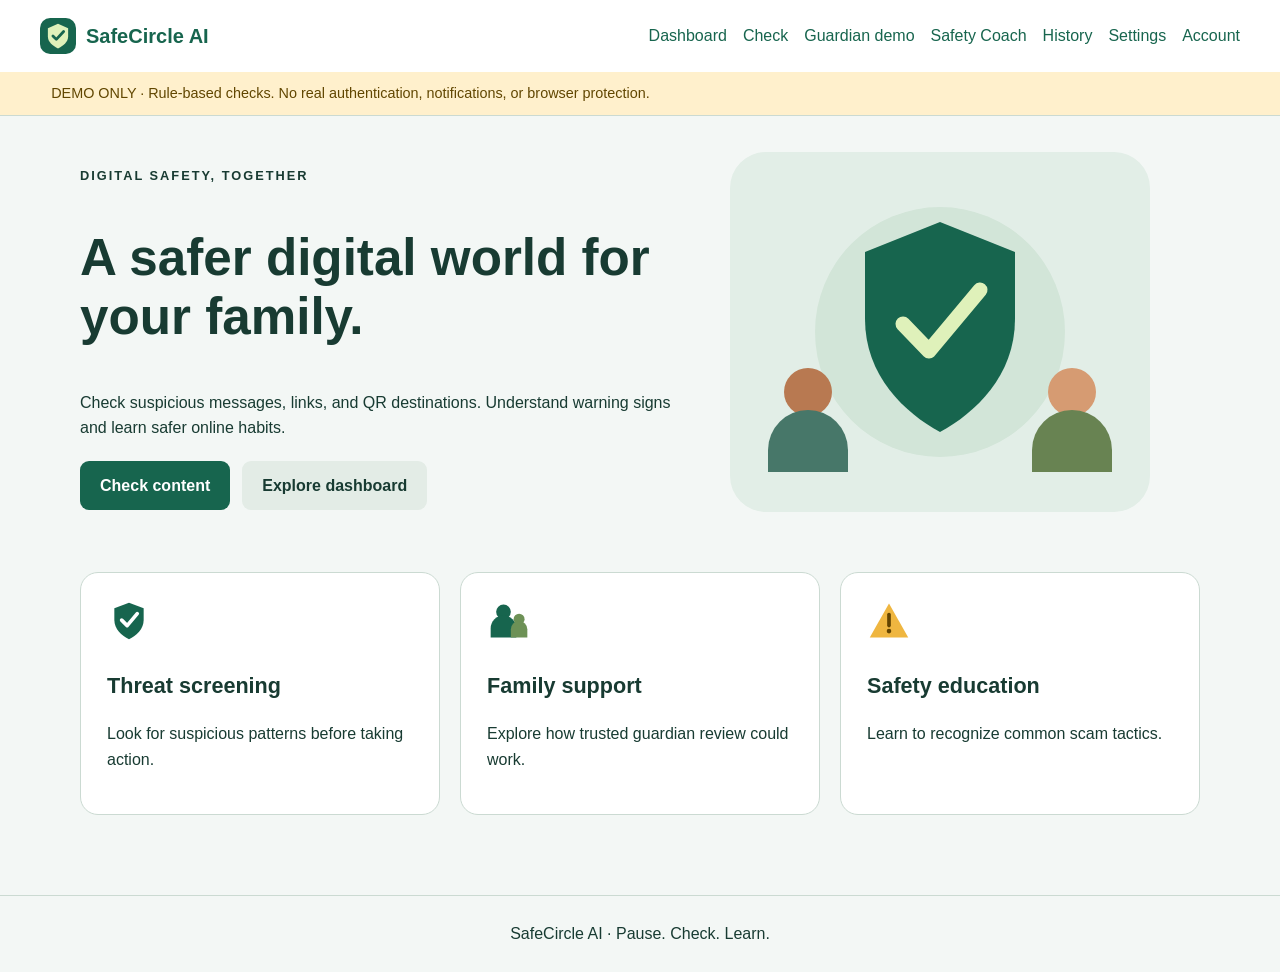
<file: SafeCircle_AI/frontend/index.html>
<!DOCTYPE html>
<html lang="en">
<head>
  <meta charset="UTF-8">
  <meta name="viewport" content="width=device-width, initial-scale=1">
  <title>SafeCircle AI</title>
  <link rel="stylesheet" href="css/main.css">
  <script type="module" src="js/main.js"></script>
</head>

<body data-page="home">
  <header id="navbar"></header>

  <main class="container">
    <section class="hero">
      <div>
        <p class="eyebrow">DIGITAL SAFETY, TOGETHER</p>

        <h1>A safer digital world for your family.</h1>

        <p>
          Check suspicious messages, links, and QR destinations.
          Understand warning signs and learn safer online habits.
        </p>

        <div class="actions">
          <a class="button" href="scan.html">Check content</a>
          <a class="button secondary" href="dashboard.html">
            Explore dashboard
          </a>
        </div>
      </div>

      <img
        class="hero-image"
        src="assets/images/illustration.svg"
        alt="A protective shield surrounded by family members"
      >
    </section>

    <section class="grid">
      <article class="card">
        <img class="icon" src="assets/icons/shield.svg" alt="">
        <h2>Threat screening</h2>
        <p>Look for suspicious patterns before taking action.</p>
      </article>

      <article class="card">
        <img class="icon" src="assets/icons/guardian.svg" alt="">
        <h2>Family support</h2>
        <p>Explore how trusted guardian review could work.</p>
      </article>

      <article class="card">
        <img class="icon" src="assets/icons/warning.svg" alt="">
        <h2>Safety education</h2>
        <p>Learn to recognize common scam tactics.</p>
      </article>
    </section>
  </main>

  <footer>SafeCircle AI · Pause. Check. Learn.</footer>
</body>
</html>
</file>
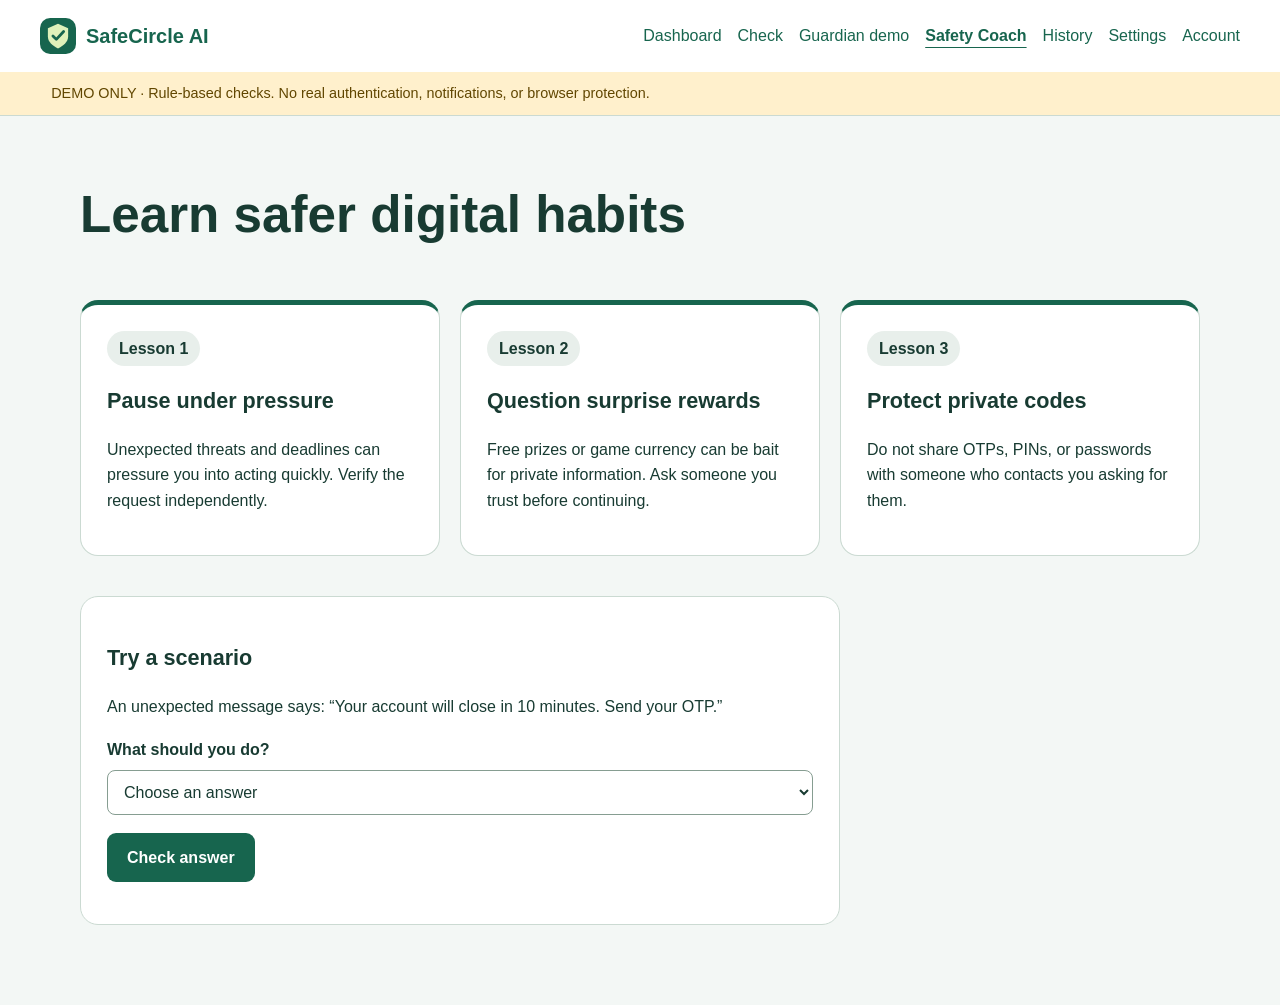
<file: SafeCircle_AI/frontend/coach.html>
<!DOCTYPE html>
<html lang="en">
<head>
  <meta charset="UTF-8">
  <meta name="viewport" content="width=device-width, initial-scale=1">
  <title>Safety Coach | SafeCircle AI</title>
  <link rel="stylesheet" href="css/main.css">
  <script type="module" src="js/main.js"></script>
</head>

<body data-page="coach">
  <header id="navbar"></header>

  <main class="container">
    <h1>Learn safer digital habits</h1>

    <section class="grid">
      <article class="card lesson">
        <span class="badge">Lesson 1</span>
        <h2>Pause under pressure</h2>
        <p>
          Unexpected threats and deadlines can pressure you into
          acting quickly. Verify the request independently.
        </p>
      </article>

      <article class="card lesson">
        <span class="badge">Lesson 2</span>
        <h2>Question surprise rewards</h2>
        <p>
          Free prizes or game currency can be bait for private
          information. Ask someone you trust before continuing.
        </p>
      </article>

      <article class="card lesson">
        <span class="badge">Lesson 3</span>
        <h2>Protect private codes</h2>
        <p>
          Do not share OTPs, PINs, or passwords with someone
          who contacts you asking for them.
        </p>
      </article>
    </section>

    <form id="quiz-form" class="card">
      <h2>Try a scenario</h2>

      <p>
        An unexpected message says:
        “Your account will close in 10 minutes. Send your OTP.”
      </p>

      <label for="quiz-answer">What should you do?</label>

      <select id="quiz-answer" required>
        <option value="">Choose an answer</option>
        <option value="share">Send the OTP quickly</option>
        <option value="verify">
          Pause and contact the bank through a trusted channel
        </option>
        <option value="click">Open the supplied link</option>
      </select>

      <button type="submit">Check answer</button>

      <p id="quiz-feedback" role="status" aria-live="polite"></p>
    </form>
  </main>
</body>
</html>
</file>
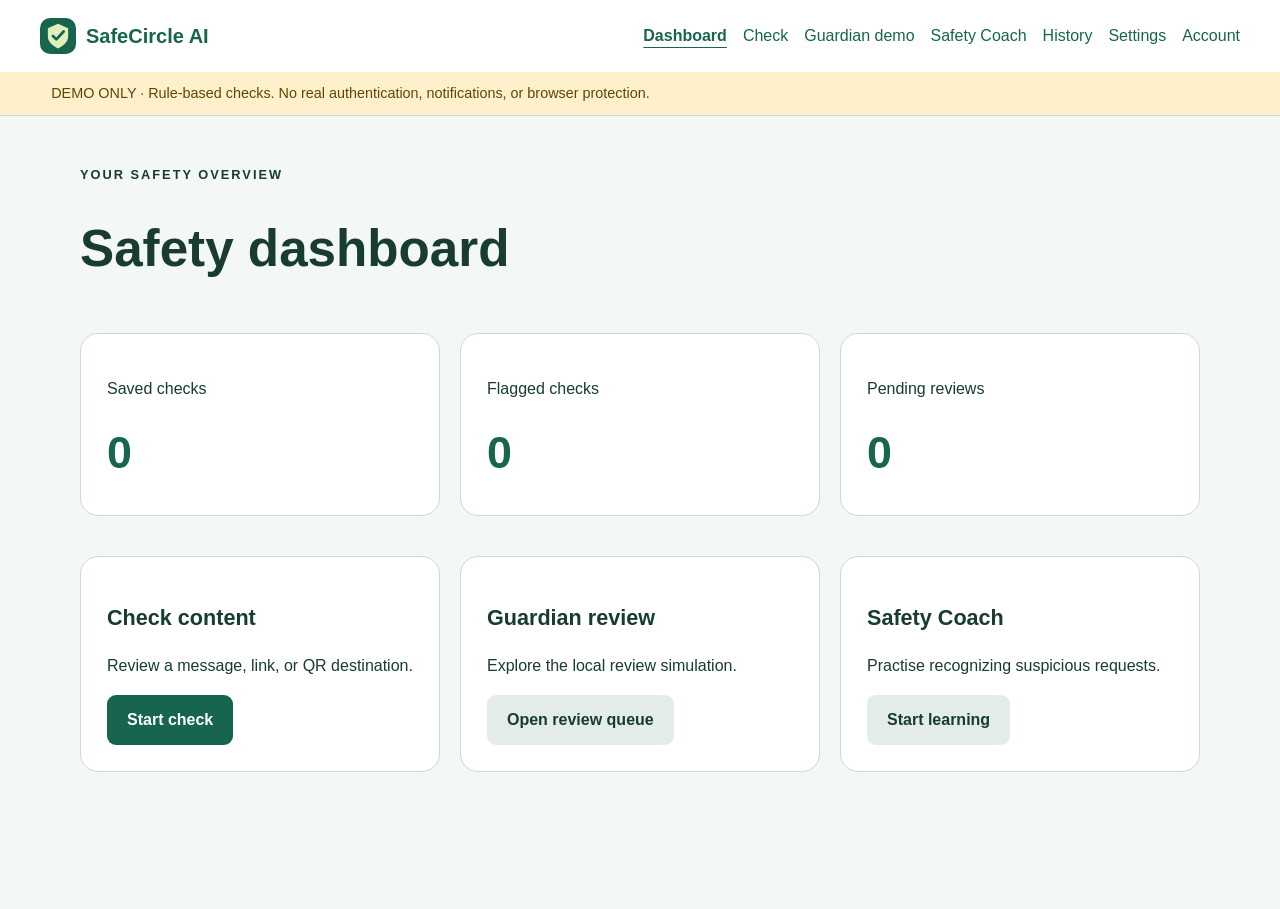
<file: SafeCircle_AI/frontend/dashboard.html>
<!DOCTYPE html>
<html lang="en">
<head>
  <meta charset="UTF-8">
  <meta name="viewport" content="width=device-width, initial-scale=1">
  <title>Dashboard | SafeCircle AI</title>
  <link rel="stylesheet" href="css/main.css">
  <script type="module" src="js/main.js"></script>
</head>

<body data-page="dashboard">
  <header id="navbar"></header>

  <main class="container">
    <p class="eyebrow">YOUR SAFETY OVERVIEW</p>
    <h1>Safety dashboard</h1>

    <section class="grid">
      <article class="card">
        <p>Saved checks</p>
        <strong id="total-checks" class="stat">0</strong>
      </article>

      <article class="card">
        <p>Flagged checks</p>
        <strong id="flagged-checks" class="stat">0</strong>
      </article>

      <article class="card">
        <p>Pending reviews</p>
        <strong id="pending-reviews" class="stat">0</strong>
      </article>
    </section>

    <section class="grid">
      <article class="card">
        <h2>Check content</h2>
        <p>Review a message, link, or QR destination.</p>
        <a class="button" href="scan.html">Start check</a>
      </article>

      <article class="card">
        <h2>Guardian review</h2>
        <p>Explore the local review simulation.</p>
        <a class="button secondary" href="guardian.html">
          Open review queue
        </a>
      </article>

      <article class="card">
        <h2>Safety Coach</h2>
        <p>Practise recognizing suspicious requests.</p>
        <a class="button secondary" href="coach.html">
          Start learning
        </a>
      </article>
    </section>

    <p id="notification" role="status"></p>
  </main>
</body>
</html>
</file>
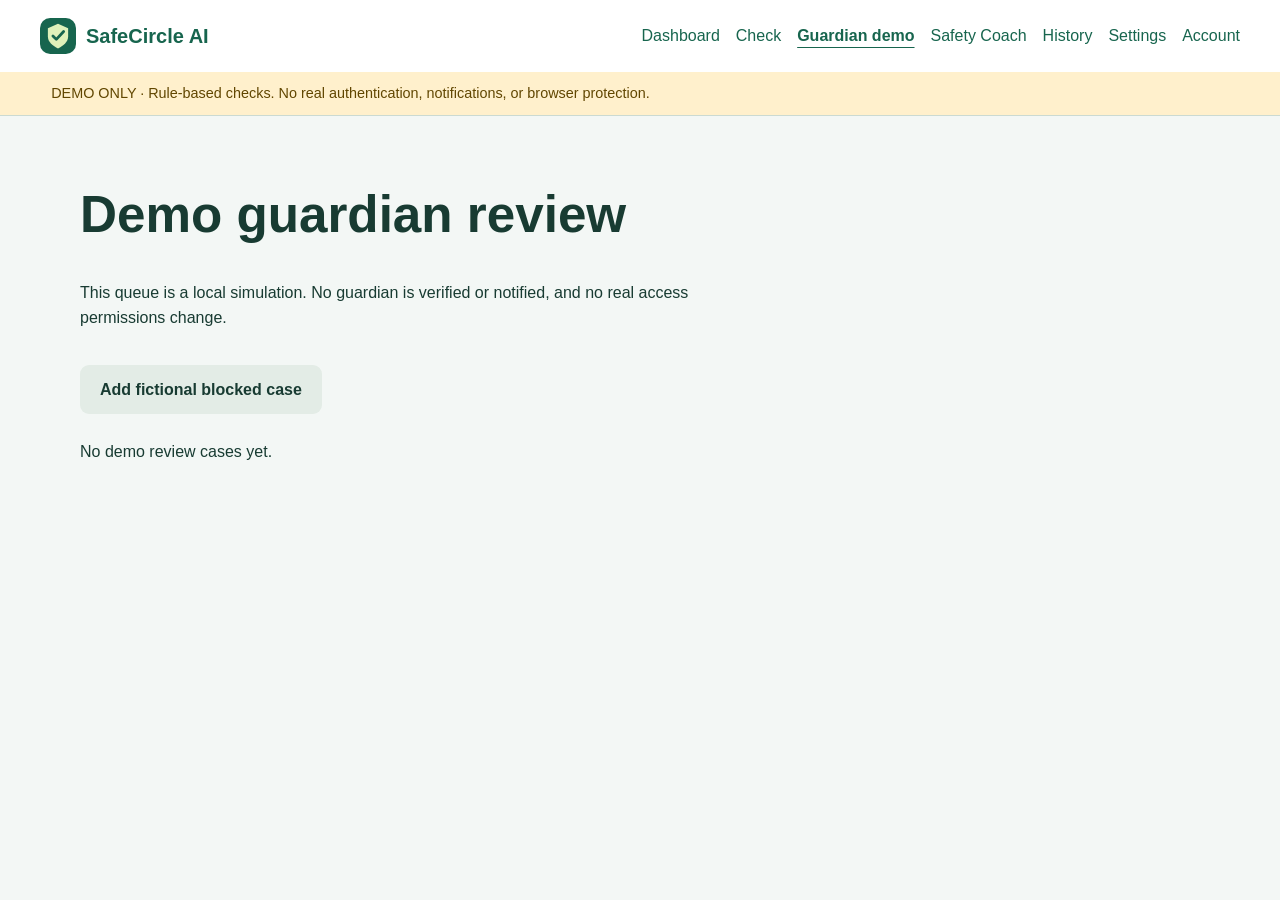
<file: SafeCircle_AI/frontend/guardian.html>
<!DOCTYPE html>
<html lang="en">
<head>
  <meta charset="UTF-8">
  <meta name="viewport" content="width=device-width, initial-scale=1">
  <title>Guardian Review | SafeCircle AI</title>
  <link rel="stylesheet" href="css/main.css">
  <script type="module" src="js/main.js"></script>
</head>

<body data-page="guardian">
  <header id="navbar"></header>

  <main class="container">
    <h1>Demo guardian review</h1>

    <p>
      This queue is a local simulation. No guardian is verified
      or notified, and no real access permissions change.
    </p>

    <button id="add-blocked-example" class="secondary">
      Add fictional blocked case
    </button>

    <section id="guardian-list"></section>

    <p id="notification" role="status" aria-live="polite"></p>
  </main>
</body>
</html>
</file>
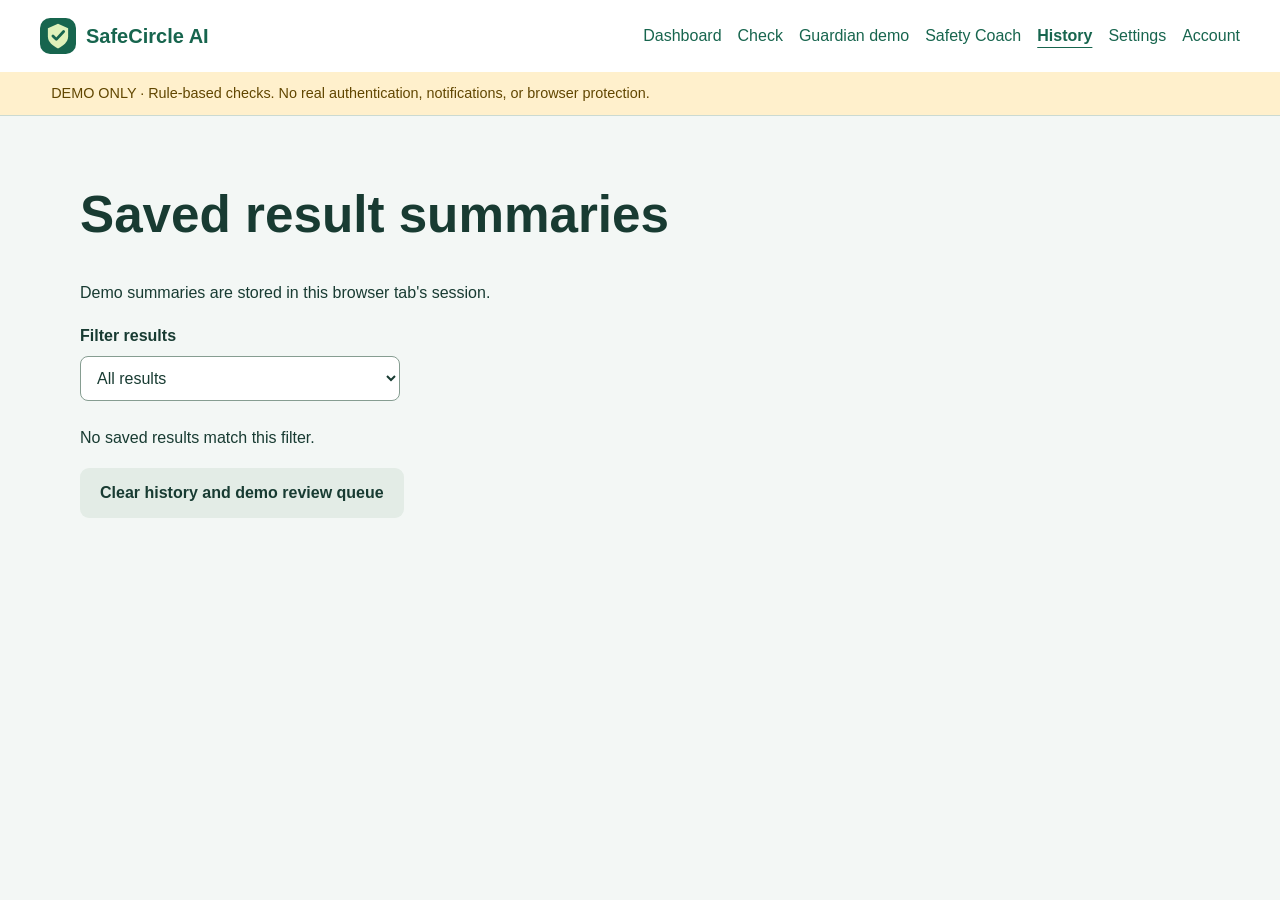
<file: SafeCircle_AI/frontend/history.html>
<!DOCTYPE html>
<html lang="en">
<head>
  <meta charset="UTF-8">
  <meta name="viewport" content="width=device-width, initial-scale=1">
  <title>History | SafeCircle AI</title>
  <link rel="stylesheet" href="css/main.css">
  <script type="module" src="js/main.js"></script>
</head>

<body data-page="history">
  <header id="navbar"></header>

  <main class="container">
    <h1>Saved result summaries</h1>

    <p>
      Demo summaries are stored in this browser tab's session.
    </p>

    <label for="history-filter">Filter results</label>

    <select id="history-filter">
      <option value="all">All results</option>
      <option value="unknown">Not verified</option>
      <option value="suspicious">Suspicious</option>
      <option value="high">High concern</option>
      <option value="blocked">Blocked example</option>
    </select>

    <section id="history-list"></section>

    <button id="clear-history" class="secondary">
      Clear history and demo review queue
    </button>

    <p id="notification" role="status" aria-live="polite"></p>
  </main>
</body>
</html>
</file>
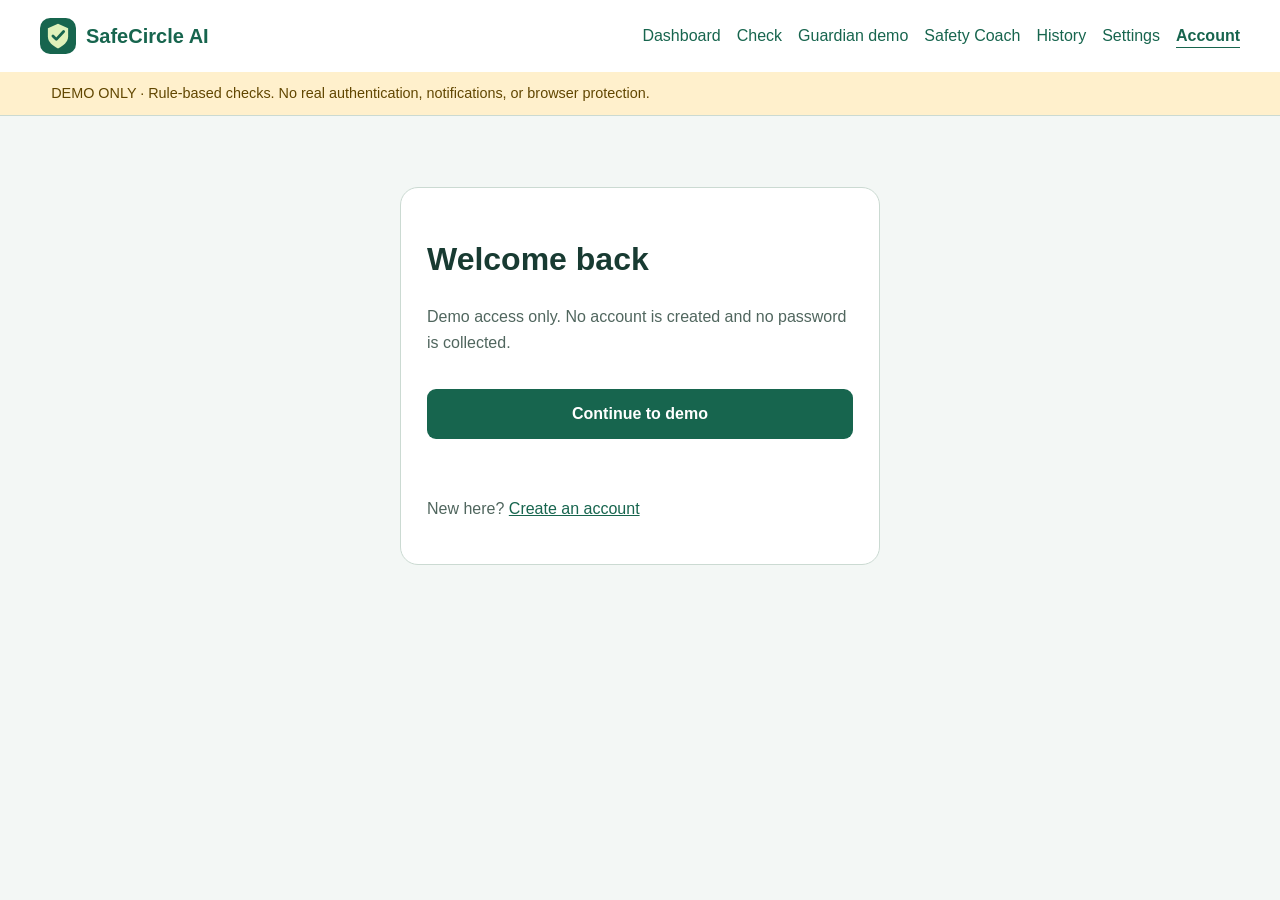
<file: SafeCircle_AI/frontend/login.html>
<!DOCTYPE html>
<html lang="en">
<head>
  <meta charset="UTF-8">
  <meta name="viewport" content="width=device-width, initial-scale=1">
  <title>Login | SafeCircle AI</title>
  <link rel="stylesheet" href="css/main.css">
  <script type="module" src="js/main.js"></script>
</head>

<body data-page="login">
  <header id="navbar"></header>

  <main class="container">
    <section class="card auth-card">
      <h1>Welcome back</h1>

      <p id="auth-description">
        Sign in to your SafeCircle account.
      </p>

      <form id="auth-form">
        <div id="credentials">
          <label for="email">Email</label>
          <input
            id="email"
            type="email"
            autocomplete="username"
            required
          >

          <label for="password">Password</label>
          <input
            id="password"
            type="password"
            autocomplete="current-password"
            required
          >
        </div>

        <button id="auth-submit" type="submit">Login</button>
      </form>

      <p id="notification" role="status" aria-live="polite"></p>

      <p>
        New here?
        <a href="register.html">Create an account</a>
      </p>
    </section>
  </main>
</body>
</html>
</file>
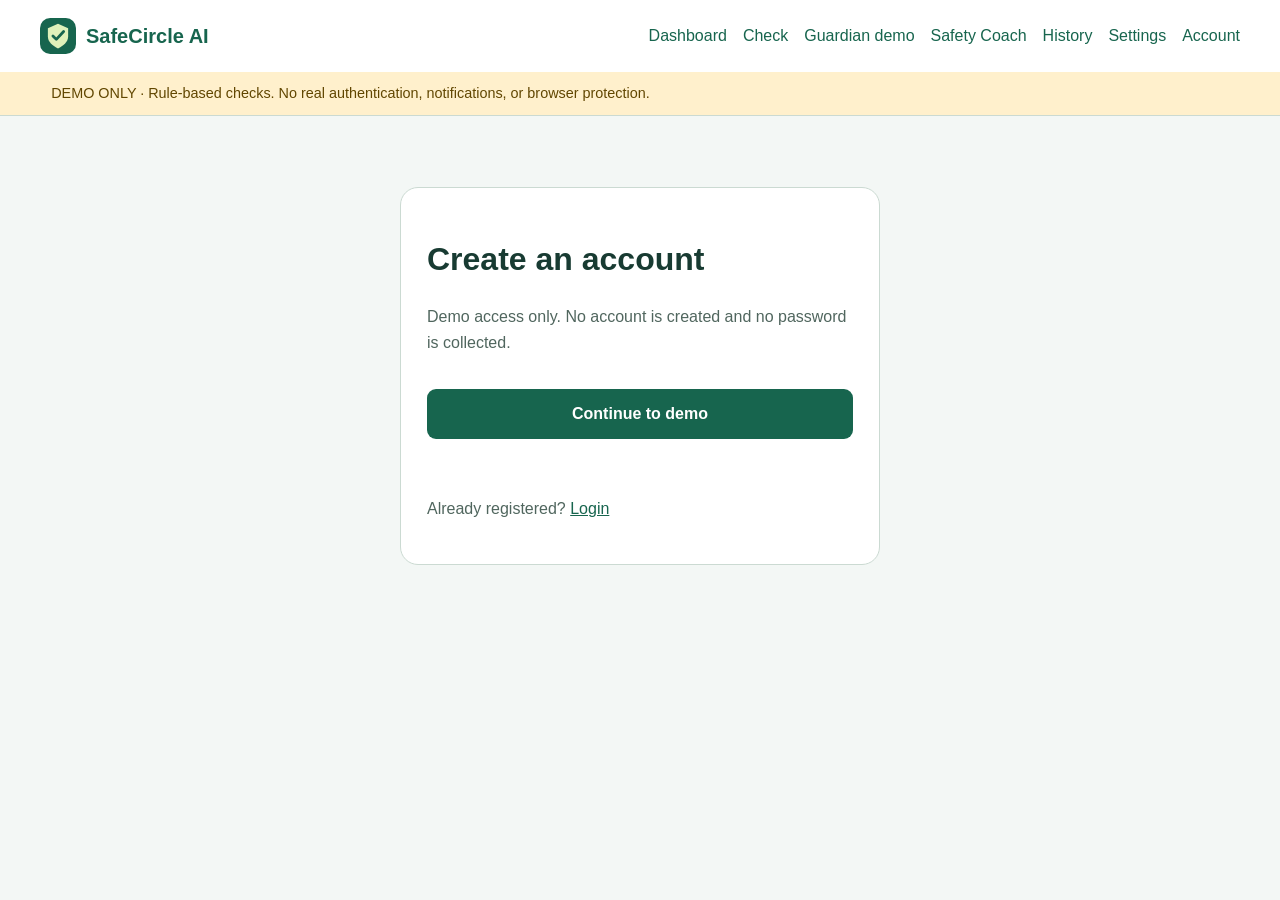
<file: SafeCircle_AI/frontend/register.html>
<!DOCTYPE html>
<html lang="en">
<head>
  <meta charset="UTF-8">
  <meta name="viewport" content="width=device-width, initial-scale=1">
  <title>Register | SafeCircle AI</title>
  <link rel="stylesheet" href="css/main.css">
  <script type="module" src="js/main.js"></script>
</head>

<body data-page="register">
  <header id="navbar"></header>

  <main class="container">
    <section class="card auth-card">
      <h1>Create an account</h1>

      <p id="auth-description">
        Start your digital safety journey.
      </p>

      <form id="auth-form">
        <div id="credentials">
          <label for="name">Name</label>
          <input
            id="name"
            autocomplete="name"
            maxlength="80"
            required
          >

          <label for="email">Email</label>
          <input
            id="email"
            type="email"
            autocomplete="email"
            required
          >

          <label for="password">Password</label>
          <input
            id="password"
            type="password"
            minlength="12"
            autocomplete="new-password"
            required
          >
        </div>

        <button id="auth-submit" type="submit">
          Create account
        </button>
      </form>

      <p id="notification" role="status" aria-live="polite"></p>

      <p>
        Already registered?
        <a href="login.html">Login</a>
      </p>
    </section>
  </main>
</body>
</html>
</file>
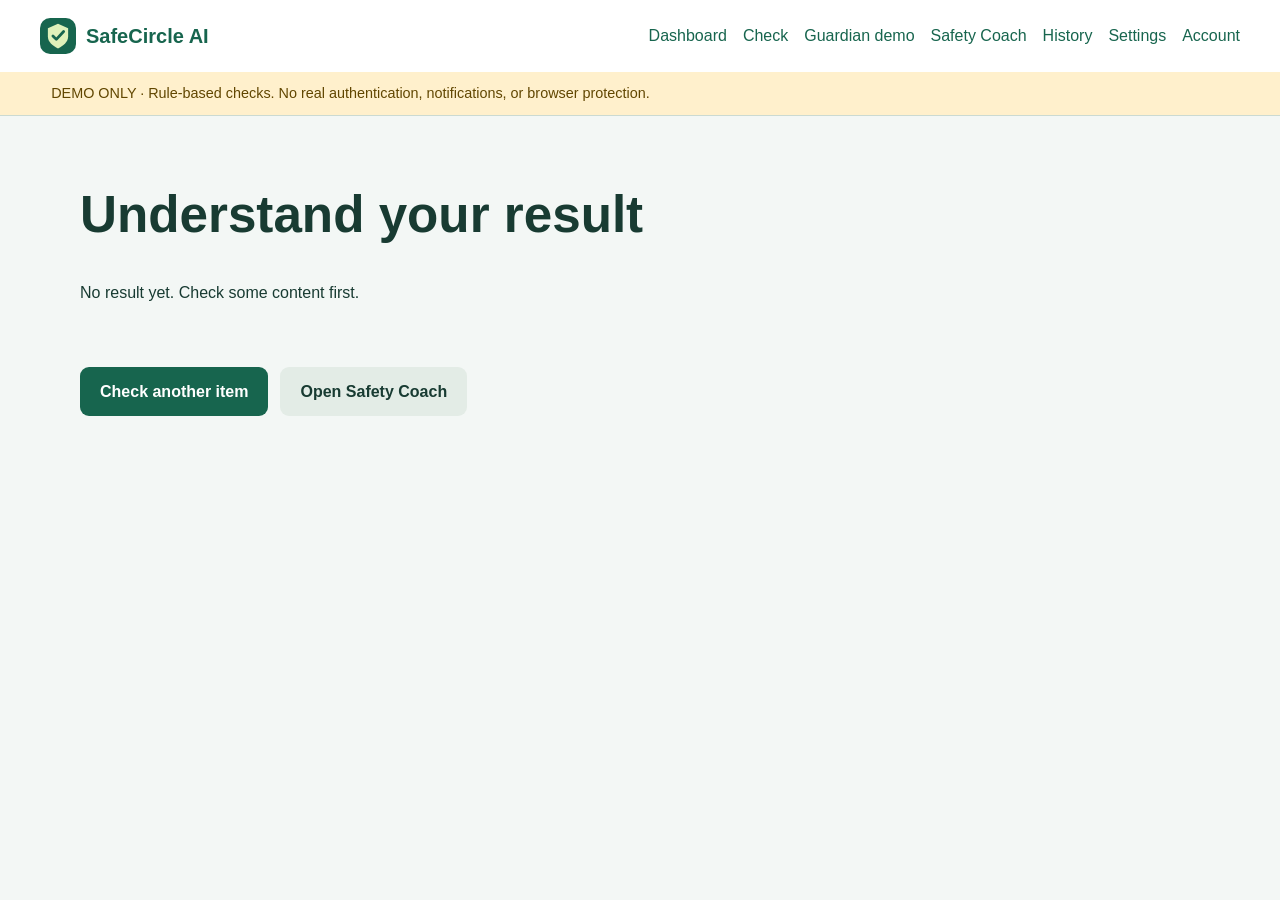
<file: SafeCircle_AI/frontend/result.html>
<!DOCTYPE html>
<html lang="en">
<head>
  <meta charset="UTF-8">
  <meta name="viewport" content="width=device-width, initial-scale=1">
  <title>Result | SafeCircle AI</title>
  <link rel="stylesheet" href="css/main.css">
  <script type="module" src="js/main.js"></script>
</head>

<body data-page="result">
  <header id="navbar"></header>

  <main class="container">
    <h1>Understand your result</h1>

    <section id="result-container"></section>

    <button id="request-review" hidden>
      Save summary to demo guardian queue
    </button>

    <p id="notification" role="status" aria-live="polite"></p>

    <div class="actions">
      <a class="button" href="scan.html">Check another item</a>

      <a class="button secondary" href="coach.html">
        Open Safety Coach
      </a>
    </div>
  </main>
</body>
</html>
</file>
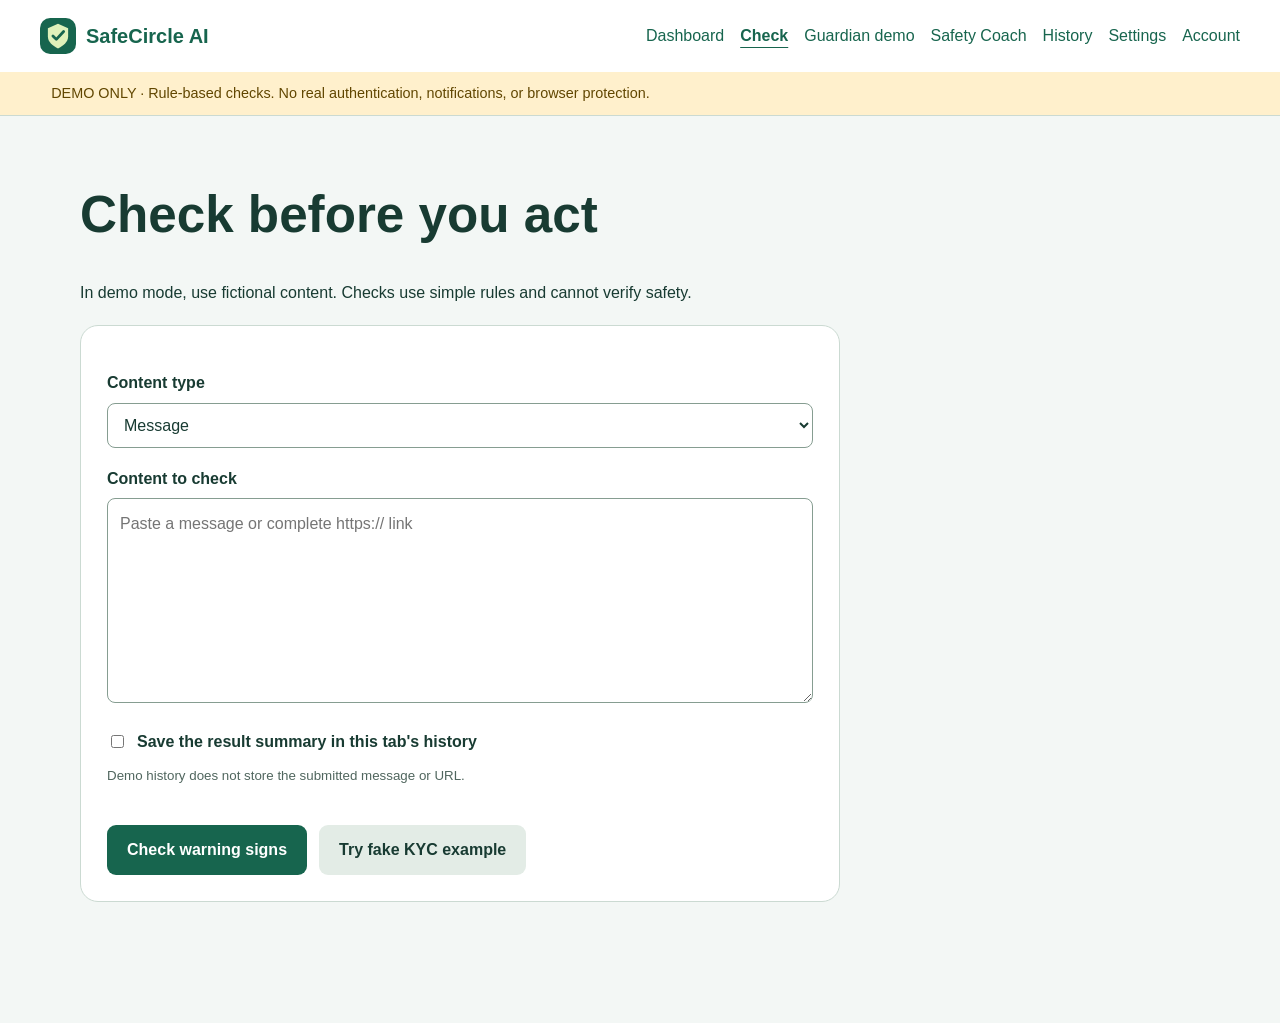
<file: SafeCircle_AI/frontend/scan.html>
<!DOCTYPE html>
<html lang="en">
<head>
  <meta charset="UTF-8">
  <meta name="viewport" content="width=device-width, initial-scale=1">
  <title>Check Content | SafeCircle AI</title>
  <link rel="stylesheet" href="css/main.css">
  <script type="module" src="js/main.js"></script>
</head>

<body data-page="scan">
  <header id="navbar"></header>

  <main class="container">
    <h1>Check before you act</h1>

    <p>
      In demo mode, use fictional content.
      Checks use simple rules and cannot verify safety.
    </p>

    <form id="scan-form" class="card scan-form">
      <label for="content-type">Content type</label>

      <select id="content-type">
        <option value="message">Message</option>
        <option value="url">Website link</option>
        <option value="qr">QR destination</option>
      </select>

      <div id="qr-section" hidden>
        <label for="qr-image">Upload a QR image</label>

        <input
          id="qr-image"
          type="file"
          accept="image/png,image/jpeg,image/webp"
        >

        <p id="qr-status" role="status">
          If decoding is unavailable, paste the destination manually.
        </p>
      </div>

      <label for="content">Content to check</label>

      <textarea
        id="content"
        rows="7"
        maxlength="5000"
        placeholder="Paste a message or complete https:// link"
        required
      ></textarea>

      <label class="checkbox-label">
        <input id="save-history" type="checkbox">
        Save the result summary in this tab's history
      </label>

      <small>
        Demo history does not store the submitted message or URL.
      </small>

      <div class="actions">
        <button id="scan-button" type="submit">
          Check warning signs
        </button>

        <button
          id="sample-button"
          class="secondary"
          type="button"
        >
          Try fake KYC example
        </button>
      </div>
    </form>

    <p id="notification" role="status" aria-live="polite"></p>
  </main>
</body>
</html>
</file>
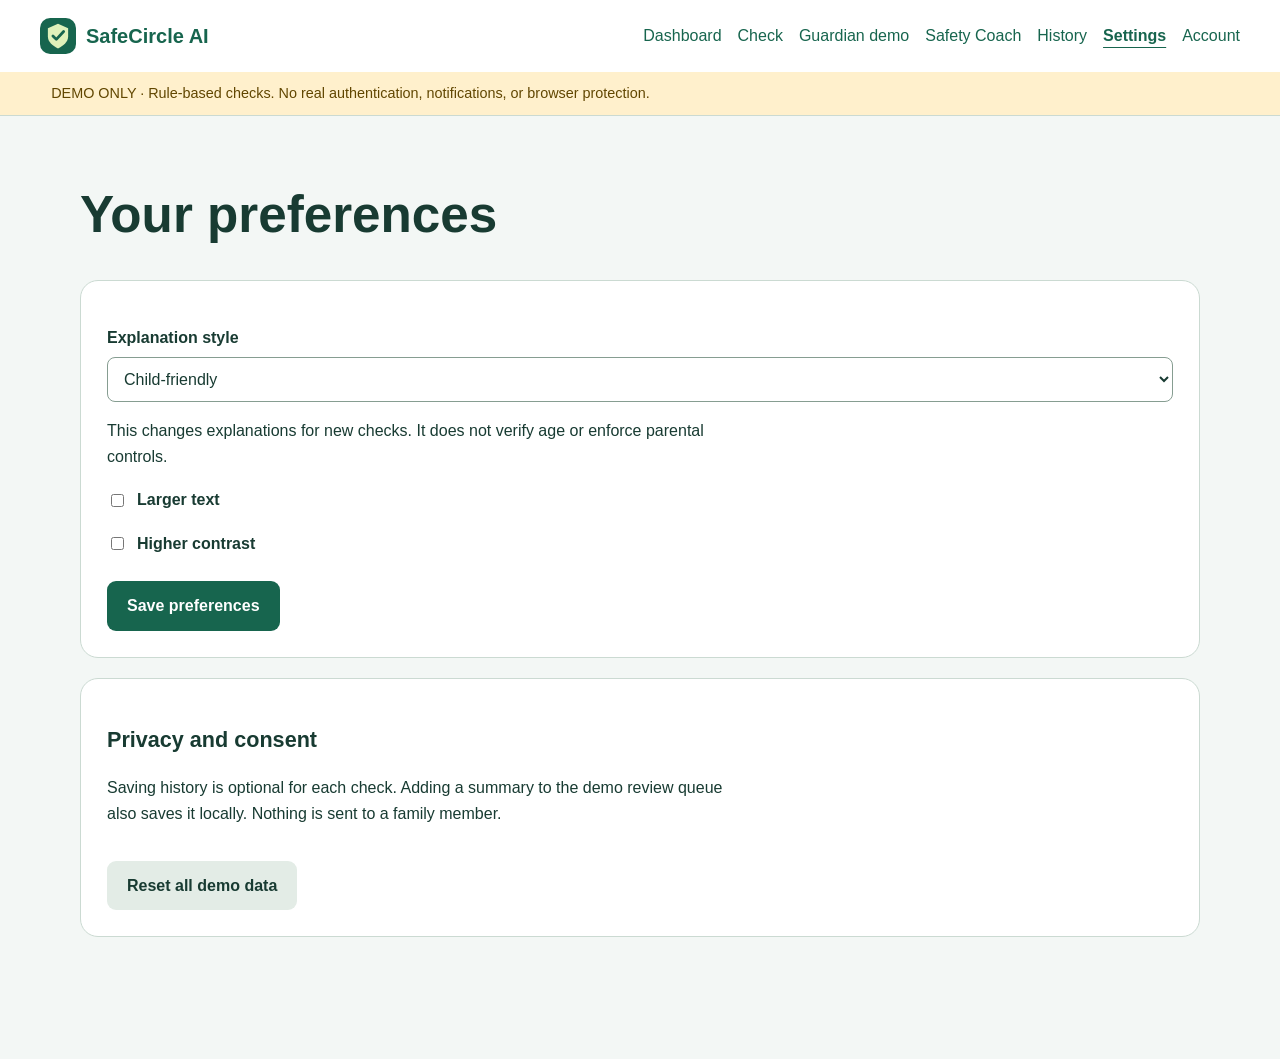
<file: SafeCircle_AI/frontend/settings.html>
<!DOCTYPE html>
<html lang="en">
<head>
  <meta charset="UTF-8">
  <meta name="viewport" content="width=device-width, initial-scale=1">
  <title>Settings | SafeCircle AI</title>
  <link rel="stylesheet" href="css/main.css">
  <script type="module" src="js/main.js"></script>
</head>

<body data-page="settings">
  <header id="navbar"></header>

  <main class="container">
    <h1>Your preferences</h1>

    <form id="settings-form" class="card">
      <label for="user-mode">Explanation style</label>

      <select id="user-mode">
        <option value="child">Child-friendly</option>
        <option value="senior">Senior-friendly</option>
      </select>

      <p>
        This changes explanations for new checks.
        It does not verify age or enforce parental controls.
      </p>

      <label class="checkbox-label">
        <input id="large-text" type="checkbox">
        Larger text
      </label>

      <label class="checkbox-label">
        <input id="high-contrast" type="checkbox">
        Higher contrast
      </label>

      <button type="submit">Save preferences</button>
    </form>

    <section class="card">
      <h2>Privacy and consent</h2>

      <p>
        Saving history is optional for each check.
        Adding a summary to the demo review queue also saves it locally.
        Nothing is sent to a family member.
      </p>

      <button id="reset-data" class="secondary">
        Reset all demo data
      </button>
    </section>

    <p id="notification" role="status" aria-live="polite"></p>
  </main>
</body>
</html>
</file>
<file: SafeCircle_AI/frontend/css/main.css>
@import url("./components.css");
@import url("./auth.css");
@import url("./dashboard.css");
@import url("./scan.css");
@import url("./guardian.css");
@import url("./coach.css");
@import url("./responsive.css");

:root {
  --background: #f3f7f5;
  --surface: #ffffff;
  --text: #183b32;
  --muted: #50665e;
  --primary: #17654e;
  --border: #cbdad2;
  --accent: #dff1ba;
}

* {
  box-sizing: border-box;
}

html {
  font-size: 16px;
}

body {
  margin: 0;
  font-family: Arial, sans-serif;
  line-height: 1.6;
  color: var(--text);
  background: var(--background);
}

.container {
  width: min(1120px, 92%);
  margin: 0 auto;
  padding: 36px 0 60px;
}

h1 {
  font-size: clamp(2rem, 4vw, 3.4rem);
  line-height: 1.15;
}

h2 {
  font-size: 1.35rem;
}

p {
  max-width: 72ch;
}

a {
  color: var(--primary);
}

header {
  background: var(--surface);
  border-bottom: 1px solid var(--border);
}

.nav-inner {
  width: min(1200px, 94%);
  margin: auto;
  padding: 18px 0;
  display: flex;
  align-items: center;
  justify-content: space-between;
  gap: 20px;
  flex-wrap: wrap;
}

.brand {
  display: flex;
  align-items: center;
  gap: 10px;
  font-size: 1.25rem;
  font-weight: bold;
  text-decoration: none;
}

.brand img {
  width: 36px;
  height: 36px;
}

nav {
  display: flex;
  align-items: center;
  flex-wrap: wrap;
  gap: 16px;
}

nav a {
  text-decoration: none;
}

nav a[aria-current="page"] {
  text-decoration: underline;
  text-underline-offset: 6px;
  font-weight: bold;
}

.demo-banner {
  padding: 10px 4%;
  background: #fff0cc;
  color: #614600;
  font-size: 0.9rem;
}

.hero {
  display: grid;
  grid-template-columns: 1.3fr 1fr;
  align-items: center;
  gap: 40px;
  margin-bottom: 40px;
}

.hero-image {
  width: 100%;
  max-width: 420px;
}

.eyebrow {
  font-size: 0.8rem;
  letter-spacing: 2px;
  font-weight: bold;
}

.icon {
  width: 44px;
  height: 44px;
}

footer {
  padding: 25px;
  text-align: center;
  border-top: 1px solid var(--border);
}

.large-text {
  font-size: 20px;
}

.high-contrast {
  --background: #ffffff;
  --surface: #ffffff;
  --text: #000000;
  --muted: #222222;
  --primary: #00482d;
  --border: #222222;
}

[hidden] {
  display: none !important;
}

:focus-visible {
  outline: 3px solid #b95200;
  outline-offset: 4px;
}
</file>
